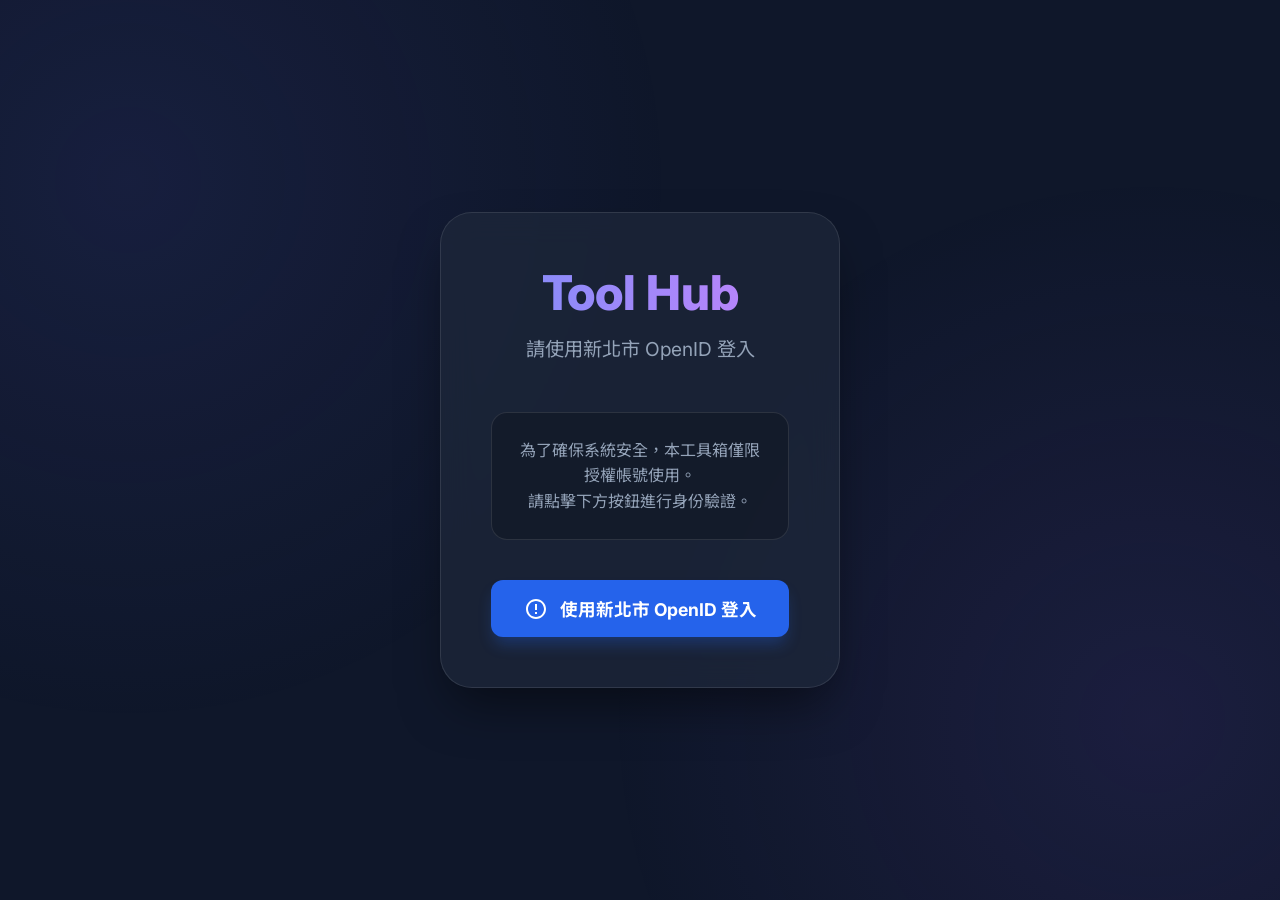
<file: index.html>
<!DOCTYPE html>
<html lang="zh-TW">
<head>
    <meta charset="UTF-8">
    <meta name="viewport" content="width=device-width, initial-scale=1.0">
    <title>Tool Hub | 智能工具箱</title>
    <link rel="preconnect" href="https://fonts.googleapis.com">
    <link rel="preconnect" href="https://fonts.gstatic.com" crossorigin>
    <link href="https://fonts.googleapis.com/css2?family=Inter:wght@400;600;800&family=Noto+Sans+TC:wght@400;700&display=swap" rel="stylesheet">
    <link rel="stylesheet" href="index.css">
    <script src="auth.js"></script>
</head>
<body>
    <div class="container">
        <header>
            <div style="position: absolute; top: 20px; right: 20px;">
                <button class="btn-secondary" onclick="logout()" style="padding: 8px 16px; font-size: 0.9rem;">登出 / Logout</button>
            </div>
            <h1>Tool Hub</h1>
            <p class="subtitle">您的智能數位工具箱</p>
        </header>

        <div class="tool-grid">
            <!-- Voice to Text Card -->
            <a href="voiceinput.html" class="tool-card">
                <div class="card-icon">
                    <svg viewBox="0 0 24 24" fill="none" stroke="currentColor" stroke-width="2" stroke-linecap="round" stroke-linejoin="round" width="32" height="32">
                        <path d="M12 1a3 3 0 0 0-3 3v8a3 3 0 0 0 6 0V4a3 3 0 0 0-3-3z"></path>
                        <path d="M19 10v2a7 7 0 0 1-14 0v-2"></path>
                        <line x1="12" y1="19" x2="12" y2="23"></line>
                        <line x1="8" y1="23" x2="16" y2="23"></line>
                    </svg>
                </div>
                <h3>語音轉文字</h3>
                <p>支援中英雙語的智能語音辨識，即時將語音轉換為文字並可一鍵複製。</p>
            </a>

            <!-- Mouse Test Card -->
            <a href="mousetest.html" class="tool-card">
                <div class="card-icon">
                    <svg viewBox="0 0 24 24" fill="none" stroke="currentColor" stroke-width="2" stroke-linecap="round" stroke-linejoin="round" width="32" height="32">
                        <path d="M15 6v12a3 3 0 1 0 3-3H6a3 3 0 1 0 3 3V6a3 3 0 1 0-3 3h12a3 3 0 1 0-3-3z"></path>
                    </svg>
                </div>
                <h3>滑鼠速測器</h3>
                <p>測試您在 30 秒內的最高點擊次數，精準計算每秒點擊率 (CPS)。</p>
            </a>
        </div>
    </div>
</body>
</html>
</file>
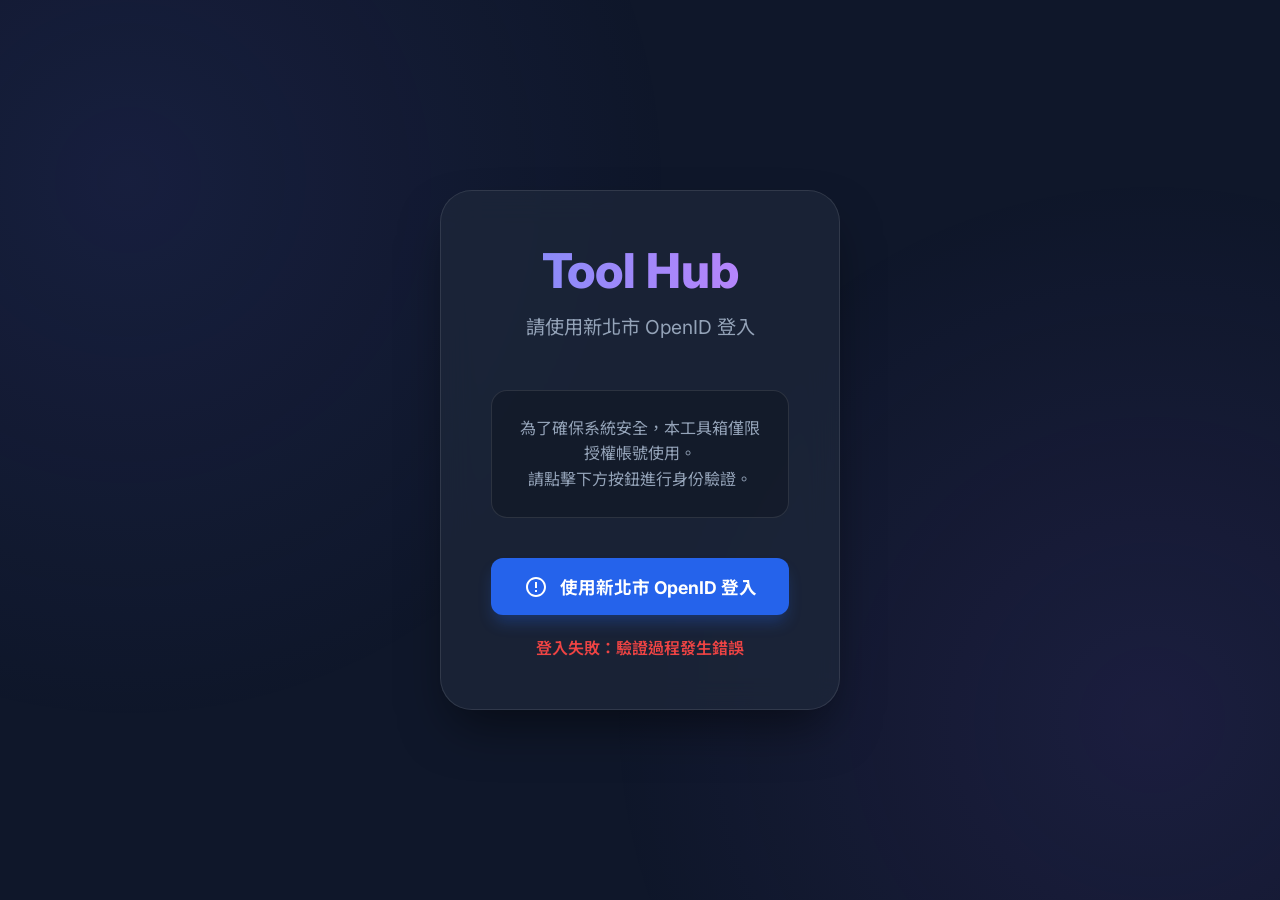
<file: callback.html>
<!DOCTYPE html>
<html lang="zh-TW">
<head>
    <meta charset="UTF-8">
    <title>驗證中 | Tool Hub</title>
    <link rel="stylesheet" href="index.css">
</head>
<body>
    <div class="container" style="text-align: center; padding: 100px 20px;">
        <h2 id="msg">身分驗證中，請稍候...</h2>
        <div class="status" id="detail">正在確認您的新北市 OpenID 資訊</div>
    </div>

    <script>
        const sessionKey = 'ntpc_toolhub_session';
        const authorizedUser = 'taksito';

        function processCallback() {
            const urlParams = new URLSearchParams(window.location.search);
            
            // Check if OpenID mode is 'id_res' (success)
            const mode = urlParams.get('openid.mode');
            
            if (mode === 'id_res') {
                // Try to find the username in common NTPC OpenID AX fields
                // NTPC often maps the account name to 'friendly' or 'postalCode/home'
                const friendlyName = urlParams.get('openid.ax.value.friendly');
                const accountId = urlParams.get('openid.ax.value.account');
                
                console.log('Detected Account:', accountId, 'Friendly:', friendlyName);

                // Check if any of these match 'taksito'
                if (friendlyName === authorizedUser || accountId === authorizedUser) {
                    // Success! Create session
                    const session = {
                        username: authorizedUser,
                        timestamp: Date.now(),
                        fullName: friendlyName || accountId
                    };
                    localStorage.setItem(sessionKey, JSON.stringify(session));
                    window.location.href = 'index.html';
                } else {
                    // Unauthorized
                    window.location.href = 'login.html?error=unauthorized';
                }
            } else {
                // Cancelled or Error
                window.location.href = 'login.html?error=failed';
            }
        }

        // Run after page load
        window.onload = processCallback;
    </script>
</body>
</html>
</file>
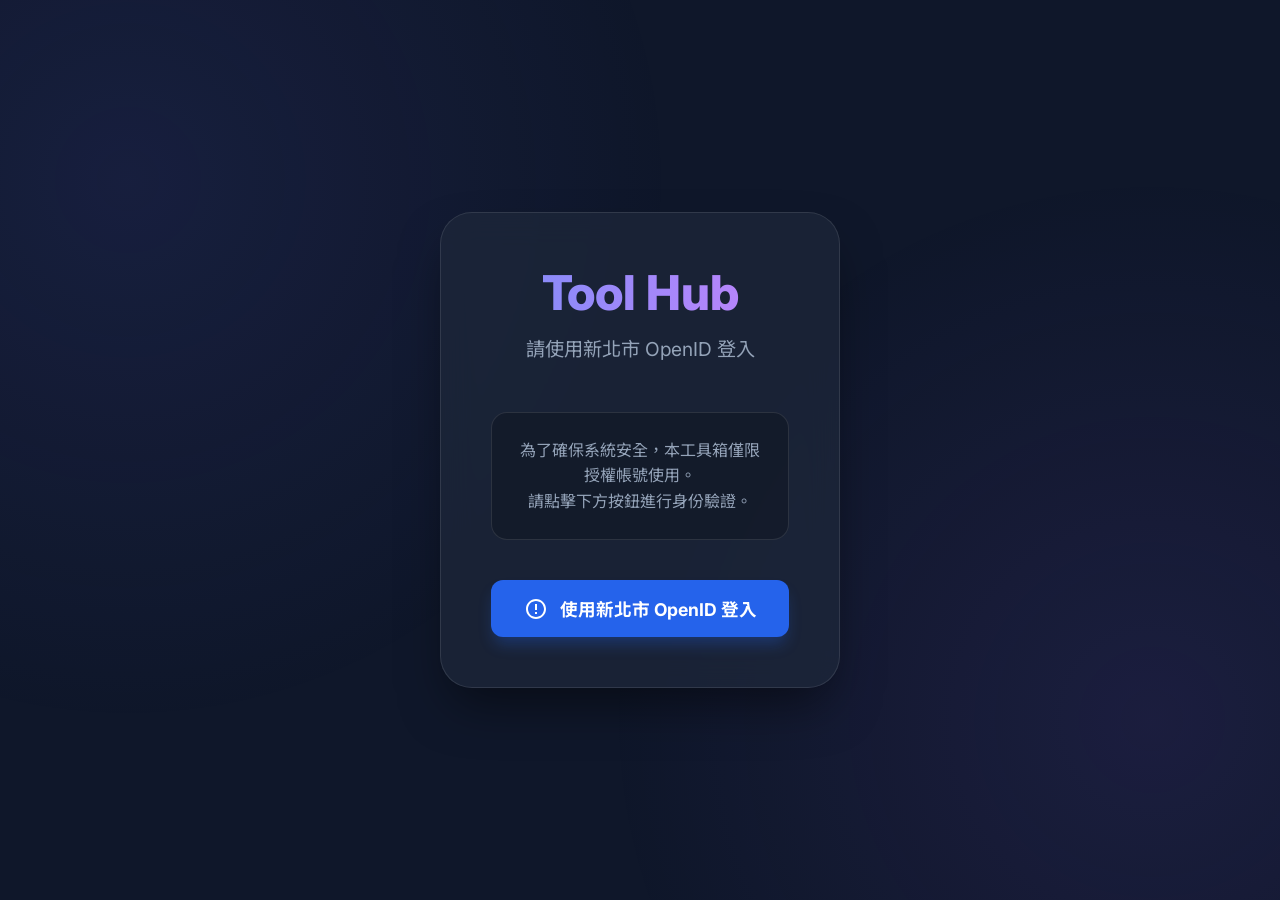
<file: login.html>
<!DOCTYPE html>
<html lang="zh-TW">
<head>
    <meta charset="UTF-8">
    <meta name="viewport" content="width=device-width, initial-scale=1.0">
    <title>登入 | 新北市 OpenID 認證</title>
    <link rel="preconnect" href="https://fonts.googleapis.com">
    <link rel="preconnect" href="https://fonts.gstatic.com" crossorigin>
    <link href="https://fonts.googleapis.com/css2?family=Inter:wght@400;600;800&family=Noto+Sans+TC:wght@400;700&display=swap" rel="stylesheet">
    <link rel="stylesheet" href="index.css">
    <style>
        .login-box {
            max-width: 400px;
            margin: 0 auto;
            text-align: center;
        }
        .ntpc-btn {
            background: #2563eb;
            color: white;
            border: none;
            padding: 16px 32px;
            border-radius: 12px;
            font-size: 1.1rem;
            font-weight: 700;
            cursor: pointer;
            display: flex;
            align-items: center;
            justify-content: center;
            gap: 12px;
            width: 100%;
            transition: all 0.3s ease;
            box-shadow: 0 10px 15px -3px rgba(37, 99, 235, 0.3);
        }
        .ntpc-btn:hover {
            background: #1d4ed8;
            transform: translateY(-2px);
        }
    </style>
</head>
<body>
    <div class="container login-box">
        <header>
            <h1>Tool Hub</h1>
            <p class="subtitle">請使用新北市 OpenID 登入</p>
        </header>

        <div class="display-area" style="min-height: auto; margin-bottom: 40px;">
            <p style="color: var(--text-dim); line-height: 1.6;">
                為了確保系統安全，本工具箱僅限授權帳號使用。<br>
                請點擊下方按鈕進行身份驗證。
            </p>
        </div>

        <button class="ntpc-btn" id="ntpcLoginBtn">
            <svg viewBox="0 0 24 24" fill="currentColor" width="24" height="24">
                <path d="M12 2C6.48 2 2 6.48 2 12s4.48 10 10 10 10-4.48 10-10S17.52 2 12 2zm0 18c-4.41 0-8-3.59-8-8s3.59-8 8-8 8 3.59 8 8-3.59 8-8 8zm-1-13h2v6h-2zm0 8h2v2h-2z"></path>
            </svg>
            使用新北市 OpenID 登入
        </button>

        <p id="errorMsg" style="color: #ef4444; margin-top: 20px; font-weight: 600; display: none;"></p>
    </div>

    <script>
        document.getElementById('ntpcLoginBtn').addEventListener('click', function() {
            const endpoint = 'https://openid.ntpc.edu.tw/openid/';
            const returnTo = window.location.origin + window.location.pathname.replace('login.html', 'callback.html');
            const realm = window.location.origin;

            // OpenID 2.0 Parameters
            const params = {
                'openid.ns': 'http://specs.openid.net/auth/2.0',
                'openid.mode': 'checkid_setup',
                'openid.return_to': returnTo,
                'openid.realm': realm,
                'openid.identity': 'http://specs.openid.net/auth/2.0/identifier_select',
                'openid.claimed_id': 'http://specs.openid.net/auth/2.0/identifier_select',
                'openid.ns.ax': 'http://openid.net/srv/ax/1.0',
                'openid.ax.mode': 'fetch_contents',
                'openid.ax.type.account': 'http://axschema.org/contact/postalCode/home',
                'openid.ax.type.friendly': 'http://axschema.org/namePerson/friendly',
                'openid.ax.required': 'account,friendly'
            };

            const queryString = Object.keys(params).map(key => 
                encodeURIComponent(key) + '=' + encodeURIComponent(params[key])
            ).join('&');

            window.location.href = endpoint + '?' + queryString;
        });

        // Check for error in URL (returned from callback if failed)
        const urlParams = new URLSearchParams(window.location.search);
        if (urlParams.has('error')) {
            const errorMsg = document.getElementById('errorMsg');
            errorMsg.style.display = 'block';
            errorMsg.innerText = '登入失敗：' + (urlParams.get('error') === 'unauthorized' ? '您的帳號未獲授權' : '驗證過程發生錯誤');
        }
    </script>
</body>
</html>
</file>
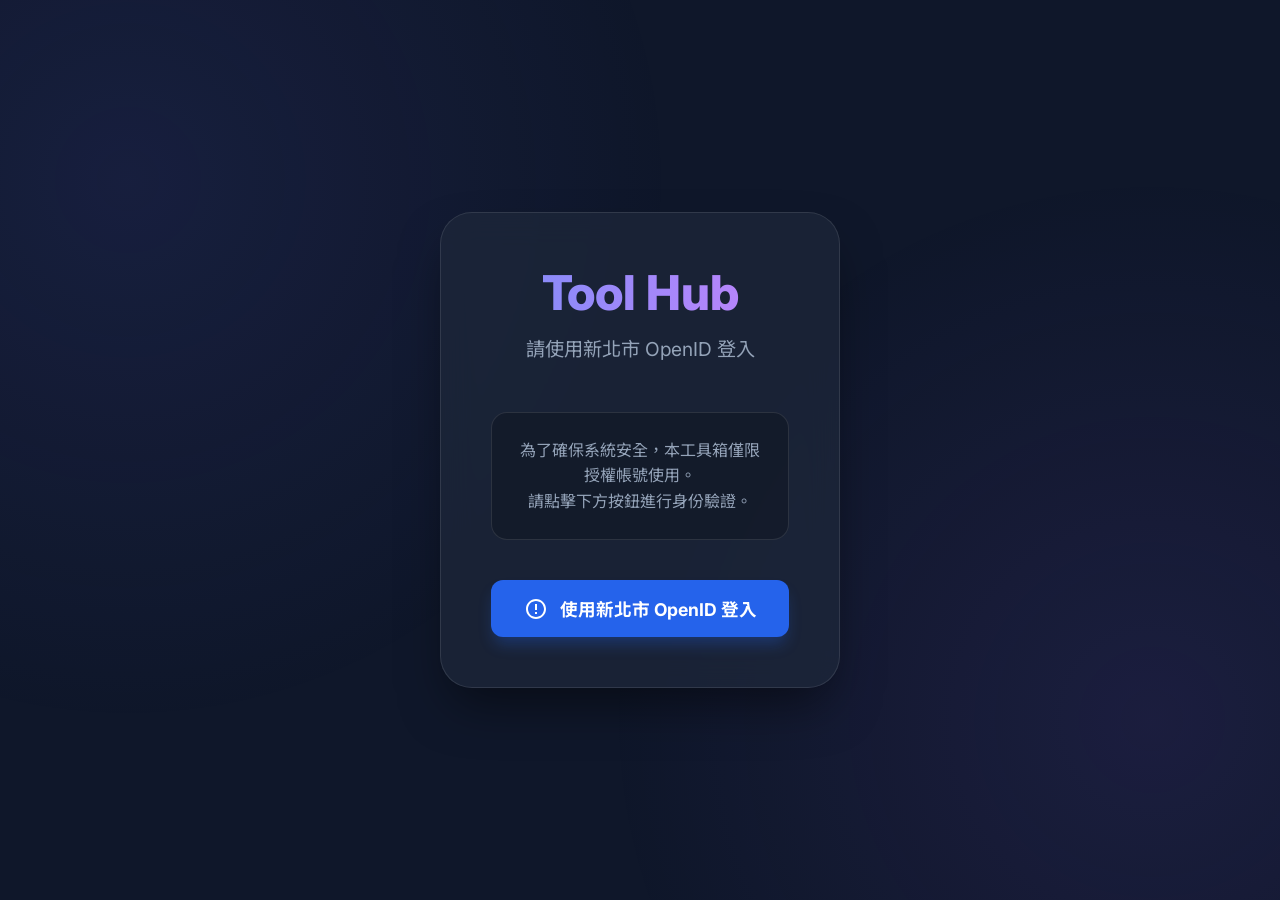
<file: mousetest.html>
<!DOCTYPE html>
<html lang="zh-TW">
<head>
    <meta charset="UTF-8">
    <meta name="viewport" content="width=device-width, initial-scale=1.0">
    <title>Mouse Speed Test | Tool Hub</title>
    <link rel="preconnect" href="https://fonts.googleapis.com">
    <link rel="preconnect" href="https://fonts.gstatic.com" crossorigin>
    <link href="https://fonts.googleapis.com/css2?family=Inter:wght@400;600;800&family=Noto+Sans+TC:wght@400;700&display=swap" rel="stylesheet">
    <link rel="stylesheet" href="index.css">
    <script src="auth.js"></script>
</head>
<body>
    <nav class="top-nav">
        <a href="index.html" class="back-link">
            <svg viewBox="0 0 24 24" fill="none" stroke="currentColor" stroke-width="2" stroke-linecap="round" stroke-linejoin="round" width="20" height="20"><line x1="19" y1="12" x2="5" y2="12"></line><polyline points="12 19 5 12 12 5"></polyline></svg>
            返回首頁 / Back
        </a>
    </nav>

    <div class="container">
        <div style="position: absolute; top: 20px; right: 20px;">
            <button class="btn-secondary" onclick="logout()" style="padding: 8px 16px; font-size: 0.9rem;">登出 / Logout</button>
        </div>
        <header>
            <h1>Mouse Speed Test</h1>
            <p class="subtitle">30 秒點擊速度挑戰</p>
        </header>

        <div class="stats-grid">
            <div class="stat-box">
                <div class="stat-label">剩餘時間 (Time)</div>
                <div class="stat-value" id="timer">30</div>
            </div>
            <div class="stat-box">
                <div class="stat-label">點擊次數 (Clicks)</div>
                <div class="stat-value" id="clickCount">0</div>
            </div>
            <div class="stat-box">
                <div class="stat-label">每秒點擊 (CPS)</div>
                <div class="stat-value" id="cpsValue">0.0</div>
            </div>
        </div>

        <div class="test-area" id="testArea">
            <div class="click-prompt" id="promptText">點擊此處開始測速！<br>Click here to start!</div>
        </div>

        <div class="actions">
            <button class="btn-secondary" id="resetBtn">重新開始 / Reset</button>
            <div class="status" id="resultLabel"></div>
        </div>
    </div>

    <script src="mouse.js"></script>
</body>
</html>
</file>
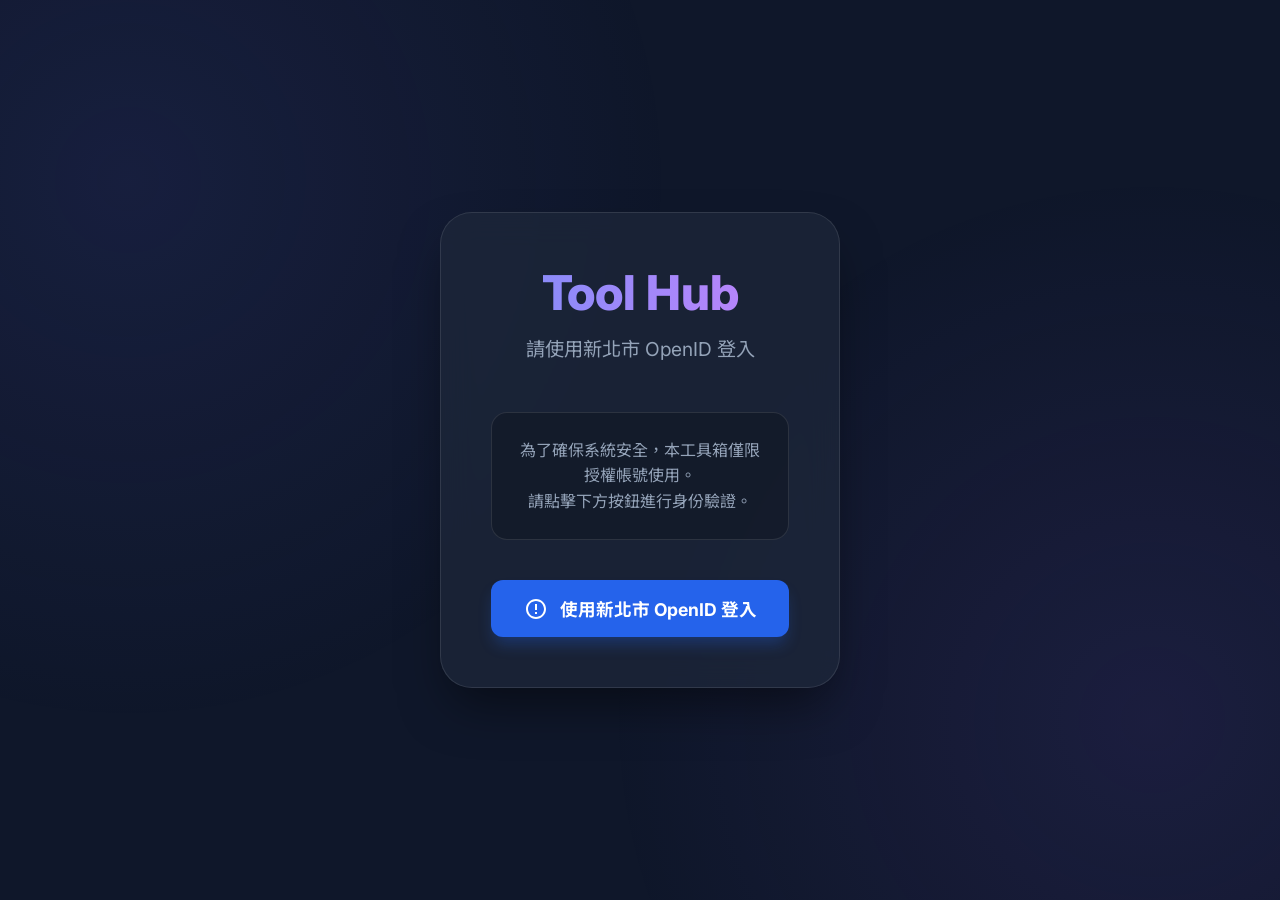
<file: voiceinput.html>
<!DOCTYPE html>
<html lang="zh-TW">
<head>
    <meta charset="UTF-8">
    <meta name="viewport" content="width=device-width, initial-scale=1.0">
    <title>Voice to Text | Tool Hub</title>
    <link rel="preconnect" href="https://fonts.googleapis.com">
    <link rel="preconnect" href="https://fonts.gstatic.com" crossorigin>
    <link href="https://fonts.googleapis.com/css2?family=Inter:wght@400;600;800&family=Noto+Sans+TC:wght@400;700&display=swap" rel="stylesheet">
    <link rel="stylesheet" href="index.css">
    <script src="auth.js"></script>
</head>
<body>
    <nav class="top-nav">
        <a href="index.html" class="back-link">
            <svg viewBox="0 0 24 24" fill="none" stroke="currentColor" stroke-width="2" stroke-linecap="round" stroke-linejoin="round" width="20" height="20"><line x1="19" y1="12" x2="5" y2="12"></line><polyline points="12 19 5 12 12 5"></polyline></svg>
            返回首頁 / Back
        </a>
    </nav>

    <div class="container">
        <div style="position: absolute; top: 20px; right: 20px;">
            <button class="btn-secondary" onclick="logout()" style="padding: 8px 16px; font-size: 0.9rem;">登出 / Logout</button>
        </div>
        <header>
            <h1>Voice To Text</h1>
            <p class="subtitle">智能雙語語音辨識系統</p>
        </header>

        <div class="controls">
            <div class="lang-toggle" id="langToggle">
                <button class="lang-btn active" data-lang="zh-TW">中文 (繁體)</button>
                <button class="lang-btn" data-lang="en-US">English</button>
            </div>
        </div>

        <div class="display-area">
            <div id="transcript"></div>
        </div>

        <div class="actions">
            <button class="record-btn" id="recordBtn" title="點擊開始錄音 / Start Recording">
                <svg id="micIcon" viewBox="0 0 24 24" fill="none" stroke="currentColor" stroke-width="2" stroke-linecap="round" stroke-linejoin="round">
                    <path d="M12 1a3 3 0 0 0-3 3v8a3 3 0 0 0 6 0V4a3 3 0 0 0-3-3z"></path>
                    <path d="M19 10v2a7 7 0 0 1-14 0v-2"></path>
                    <line x1="12" y1="19" x2="12" y2="23"></line>
                    <line x1="8" y1="23" x2="16" y2="23"></line>
                </svg>
                <svg id="stopIcon" style="display: none;" viewBox="0 0 24 24" fill="none" stroke="currentColor" stroke-width="2" stroke-linecap="round" stroke-linejoin="round">
                    <rect x="4" y="4" width="16" height="16" rx="2" ry="2"></rect>
                </svg>
            </button>
            
            <div class="status" id="status">準備就緒 / Ready</div>
            
            <button class="copy-btn" id="copyBtn">
                複製文字 / Copy Transcript
            </button>
        </div>
    </div>

    <script src="voice.js"></script>
</body>
</html>
</file>
<file: index.css>
:root {
    --primary: #6366f1;
    --primary-hover: #4f46e5;
    --bg-dark: #0f172a;
    --text-main: #f8fafc;
    --text-dim: #94a3b8;
    --glass-bg: rgba(30, 41, 59, 0.7);
    --glass-border: rgba(255, 255, 255, 0.1);
    --accent-glow: rgba(99, 102, 241, 0.3);
    --card-bg: rgba(255, 255, 255, 0.03);
}

* {
    margin: 0;
    padding: 0;
    box-sizing: border-box;
    font-family: 'Inter', 'Noto Sans TC', system-ui, -apple-system, sans-serif;
}

body {
    background-color: var(--bg-dark);
    color: var(--text-main);
    min-height: 100vh;
    display: flex;
    flex-direction: column;
    align-items: center;
    justify-content: center;
    position: relative;
    padding: 20px;
}

body::before {
    content: '';
    position: fixed;
    top: 0;
    left: 0;
    width: 100%;
    height: 100%;
    background: 
        radial-gradient(circle at 10% 20%, rgba(99, 102, 241, 0.1) 0%, transparent 40%),
        radial-gradient(circle at 90% 80%, rgba(139, 92, 246, 0.1) 0%, transparent 40%);
    z-index: -1;
}

/* Navigation */
.top-nav {
    position: fixed;
    top: 20px;
    left: 20px;
    z-index: 100;
}

.back-link {
    display: flex;
    align-items: center;
    gap: 8px;
    color: var(--text-dim);
    text-decoration: none;
    font-weight: 600;
    padding: 10px 16px;
    background: var(--glass-bg);
    border: 1px solid var(--glass-border);
    border-radius: 12px;
    transition: all 0.3s ease;
    backdrop-filter: blur(8px);
}

.back-link:hover {
    color: var(--text-main);
    background: rgba(255, 255, 255, 0.1);
    transform: translateX(-4px);
}

/* Container & Layout */
.container {
    width: 100%;
    max-width: 900px;
    background: var(--glass-bg);
    backdrop-filter: blur(16px);
    -webkit-backdrop-filter: blur(16px);
    border: 1px solid var(--glass-border);
    border-radius: 32px;
    padding: 50px;
    box-shadow: 0 25px 50px -12px rgba(0, 0, 0, 0.5);
    animation: fadeIn 0.8s cubic-bezier(0.16, 1, 0.3, 1);
}

@keyframes fadeIn {
    from { opacity: 0; transform: translateY(30px); }
    to { opacity: 1; transform: translateY(0); }
}

header {
    text-align: center;
    margin-bottom: 50px;
}

h1 {
    font-size: 3rem;
    font-weight: 800;
    background: linear-gradient(to right, #818cf8, #c084fc);
    -webkit-background-clip: text;
    -webkit-text-fill-color: transparent;
    margin-bottom: 12px;
}

.subtitle {
    color: var(--text-dim);
    font-size: 1.2rem;
}

/* Hub Grid */
.tool-grid {
    display: grid;
    grid-template-columns: repeat(auto-fit, minmax(300px, 1fr));
    gap: 30px;
}

.tool-card {
    background: var(--card-bg);
    border: 1px solid var(--glass-border);
    border-radius: 24px;
    padding: 30px;
    text-decoration: none;
    color: inherit;
    transition: all 0.4s cubic-bezier(0.4, 0, 0.2, 1);
    display: flex;
    flex-direction: column;
    gap: 15px;
    position: relative;
    overflow: hidden;
}

.tool-card::before {
    content: '';
    position: absolute;
    top: 0;
    left: 0;
    width: 100%;
    height: 100%;
    background: linear-gradient(45deg, transparent, rgba(99, 102, 241, 0.05), transparent);
    transform: translateX(-100%);
    transition: 0.6s;
}

.tool-card:hover {
    transform: translateY(-10px);
    background: rgba(255, 255, 255, 0.06);
    border-color: var(--primary);
    box-shadow: 0 20px 40px rgba(0, 0, 0, 0.3);
}

.tool-card:hover::before {
    transform: translateX(100%);
}

.card-icon {
    width: 60px;
    height: 60px;
    background: rgba(99, 102, 241, 0.1);
    border-radius: 16px;
    display: flex;
    align-items: center;
    justify-content: center;
    color: var(--primary);
}

.tool-card h3 {
    font-size: 1.5rem;
    color: var(--text-main);
}

.tool-card p {
    color: var(--text-dim);
    font-size: 0.95rem;
    line-height: 1.5;
}

/* Mouse Test Specifics */
.test-area {
    width: 100%;
    height: 300px;
    background: rgba(0, 0, 0, 0.2);
    border: 2px dashed var(--glass-border);
    border-radius: 24px;
    display: flex;
    align-items: center;
    justify-content: center;
    cursor: pointer;
    transition: all 0.2s ease;
    user-select: none;
    margin-bottom: 30px;
    position: relative;
}

.test-area:active {
    background: rgba(99, 102, 241, 0.1);
    border-color: var(--primary);
    transform: scale(0.99);
}

.test-area.disabled {
    cursor: default;
    opacity: 0.7;
}

.click-prompt {
    font-size: 1.5rem;
    font-weight: 600;
    color: var(--text-dim);
    text-align: center;
}

.stats-grid {
    display: grid;
    grid-template-columns: repeat(3, 1fr);
    gap: 20px;
    margin-bottom: 30px;
}

.stat-box {
    background: rgba(255, 255, 255, 0.05);
    padding: 20px;
    border-radius: 16px;
    text-align: center;
}

.stat-label {
    font-size: 0.8rem;
    color: var(--text-dim);
    text-transform: uppercase;
    letter-spacing: 1px;
    margin-bottom: 5px;
}

.stat-value {
    font-size: 2rem;
    font-weight: 800;
    color: var(--text-main);
}

/* Voice Page Specifics (Migrated) */
.controls, .actions {
    display: flex;
    flex-direction: column;
    align-items: center;
    gap: 20px;
    margin-top: 30px;
}

.lang-toggle {
    display: flex;
    background: rgba(255, 255, 255, 0.05);
    border-radius: 12px;
    padding: 4px;
}

.lang-btn {
    padding: 8px 20px;
    border-radius: 8px;
    border: none;
    background: transparent;
    color: var(--text-dim);
    cursor: pointer;
    font-weight: 600;
    transition: 0.3s;
}

.lang-btn.active {
    background: var(--primary);
    color: white;
}

.display-area {
    background: rgba(0, 0, 0, 0.2);
    border-radius: 16px;
    padding: 25px;
    min-height: 200px;
    border: 1px solid var(--glass-border);
}

.record-btn {
    width: 70px;
    height: 70px;
    border-radius: 50%;
    border: none;
    background: var(--primary);
    color: white;
    cursor: pointer;
    box-shadow: 0 0 20px var(--accent-glow);
    display: flex;
    align-items: center;
    justify-content: center;
}

.record-btn.recording {
    background: #ef4444;
    animation: pulse 1.5s infinite;
}

@keyframes pulse {
    0% { box-shadow: 0 0 0 0 rgba(239, 68, 68, 0.4); }
    70% { box-shadow: 0 0 0 20px rgba(239, 68, 68, 0); }
    100% { box-shadow: 0 0 0 0 rgba(239, 68, 68, 0); }
}

.btn-secondary {
    background: transparent;
    border: 1px solid var(--glass-border);
    color: var(--text-dim);
    padding: 12px 30px;
    border-radius: 12px;
    cursor: pointer;
    font-weight: 600;
}

.btn-secondary:hover {
    color: var(--text-main);
    background: rgba(255, 255, 255, 0.05);
}

/* Animations for clicks */
.click-effect {
    position: absolute;
    width: 20px;
    height: 20px;
    background: var(--primary);
    border-radius: 50%;
    pointer-events: none;
    animation: clickAnim 0.4s ease-out forwards;
}

@keyframes clickAnim {
    from { transform: scale(0); opacity: 0.8; }
    to { transform: scale(4); opacity: 0; }
}

@media (max-width: 600px) {
    body { padding: 10px; }
    .container { 
        padding: 30px 15px; 
        border-radius: 20px;
    }
    h1 { font-size: 1.8rem; }
    .subtitle { font-size: 1rem; }
    .tool-grid { grid-template-columns: 1fr; gap: 20px; }
    .stats-grid { grid-template-columns: 1fr; gap: 10px; }
    .record-btn { width: 80px; height: 80px; } /* Larger for touch */
    .test-area { height: 250px; }
}
</file>
